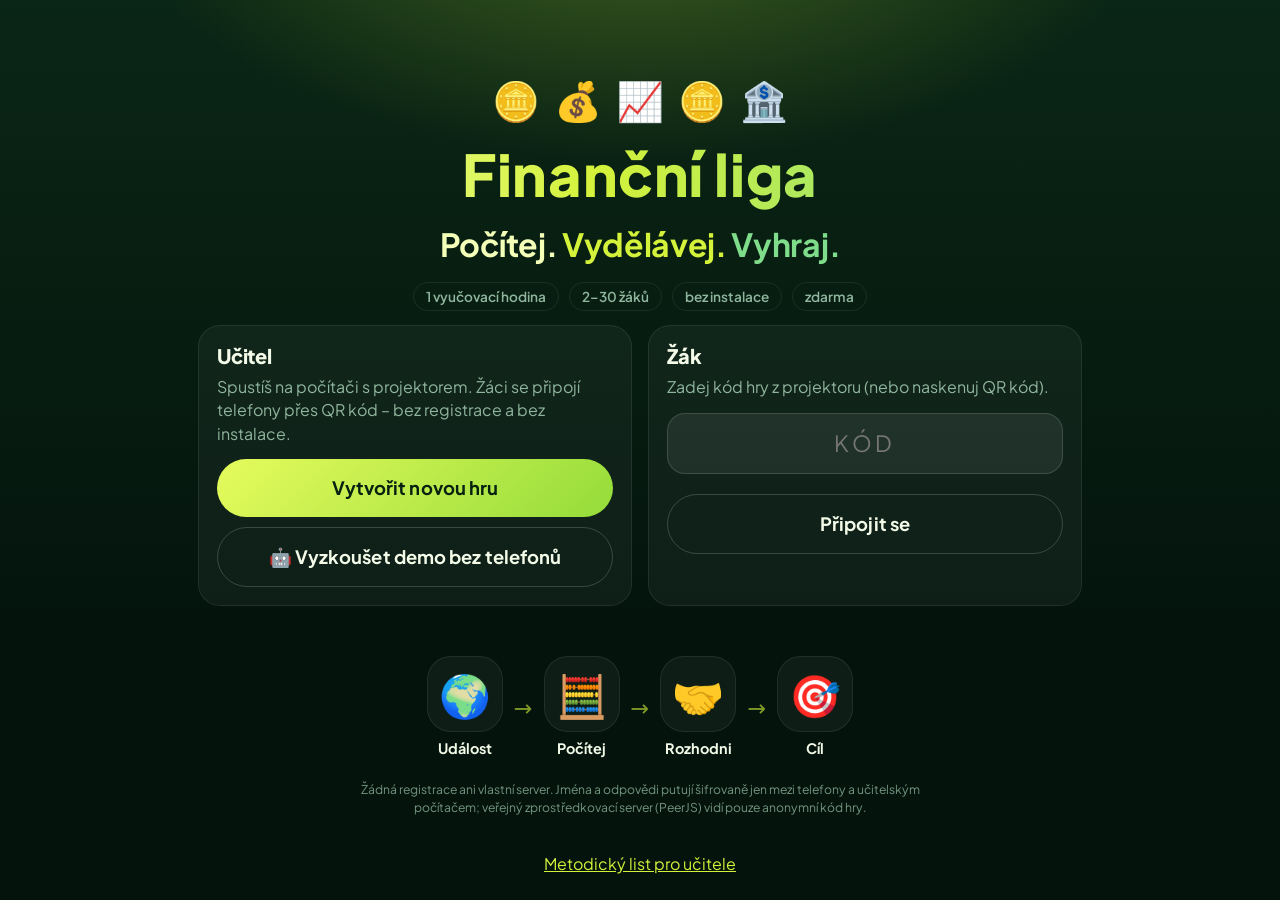
<file: index.html>
<!doctype html>
<html lang="cs">
<head>
<meta charset="utf-8">
<meta name="viewport" content="width=device-width, initial-scale=1, viewport-fit=cover">
<meta name="theme-color" content="#04140d">
<title>Finanční liga – hra o penězích a matematice</title>
<meta name="description" content="Týmová hra pro třídu: žáci si na mobilech vydělávají peníze řešením matematických příkladů a společně hospodaří.">
<meta property="og:type" content="website"><meta property="og:title" content="Finanční liga – matematika, která se vyplácí"><meta property="og:description" content="Týmová třídní hra: žáci si na mobilech vydělávají řešením matematických příkladů a hospodaří s inflací, úroky a daněmi."><meta property="og:image" content="og.png"><meta name="twitter:card" content="summary_large_image">
<link rel="manifest" href="manifest.webmanifest">
<link rel="icon" href="data:image/svg+xml,%3Csvg xmlns='http://www.w3.org/2000/svg' viewBox='0 0 100 100'%3E%3Ctext y='.9em' font-size='90'%3E💰%3C/text%3E%3C/svg%3E">
<link rel="stylesheet" href="lib/katex/katex.min.css">
<link rel="stylesheet" href="style.css">
</head>
<body>
<div id="app"></div>
<noscript>Tato hra potřebuje JavaScript.</noscript>
<script src="config.js"></script>
<script src="lib/peerjs.min.js"></script>
<script src="lib/qrcode.js"></script>
<script src="lib/katex/katex.min.js"></script>
<script src="mathfmt.js"></script>
<script src="tasks.js"></script>
<script src="engine.js"></script>
<script src="net.js"></script>
<script src="host.js"></script>
<script src="player.js"></script>
<script src="main.js"></script>
</body>
</html>
</file>
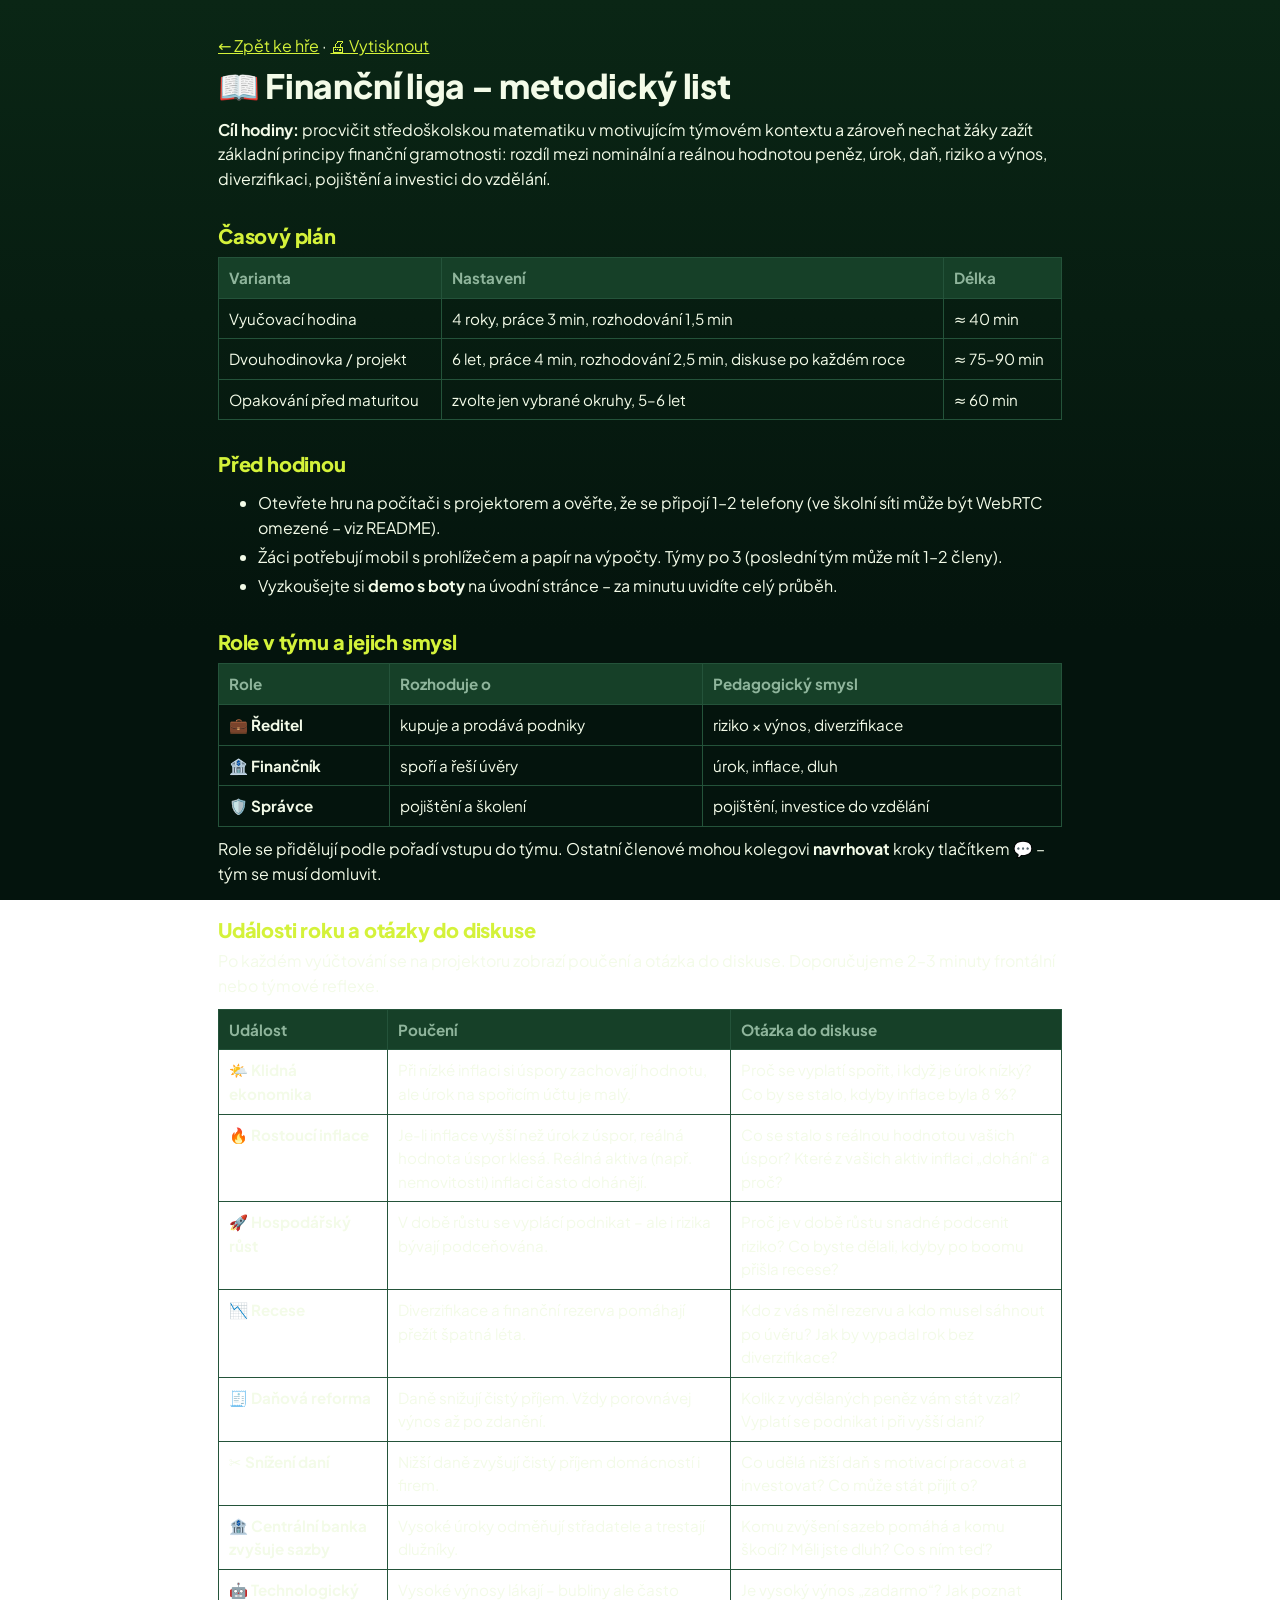
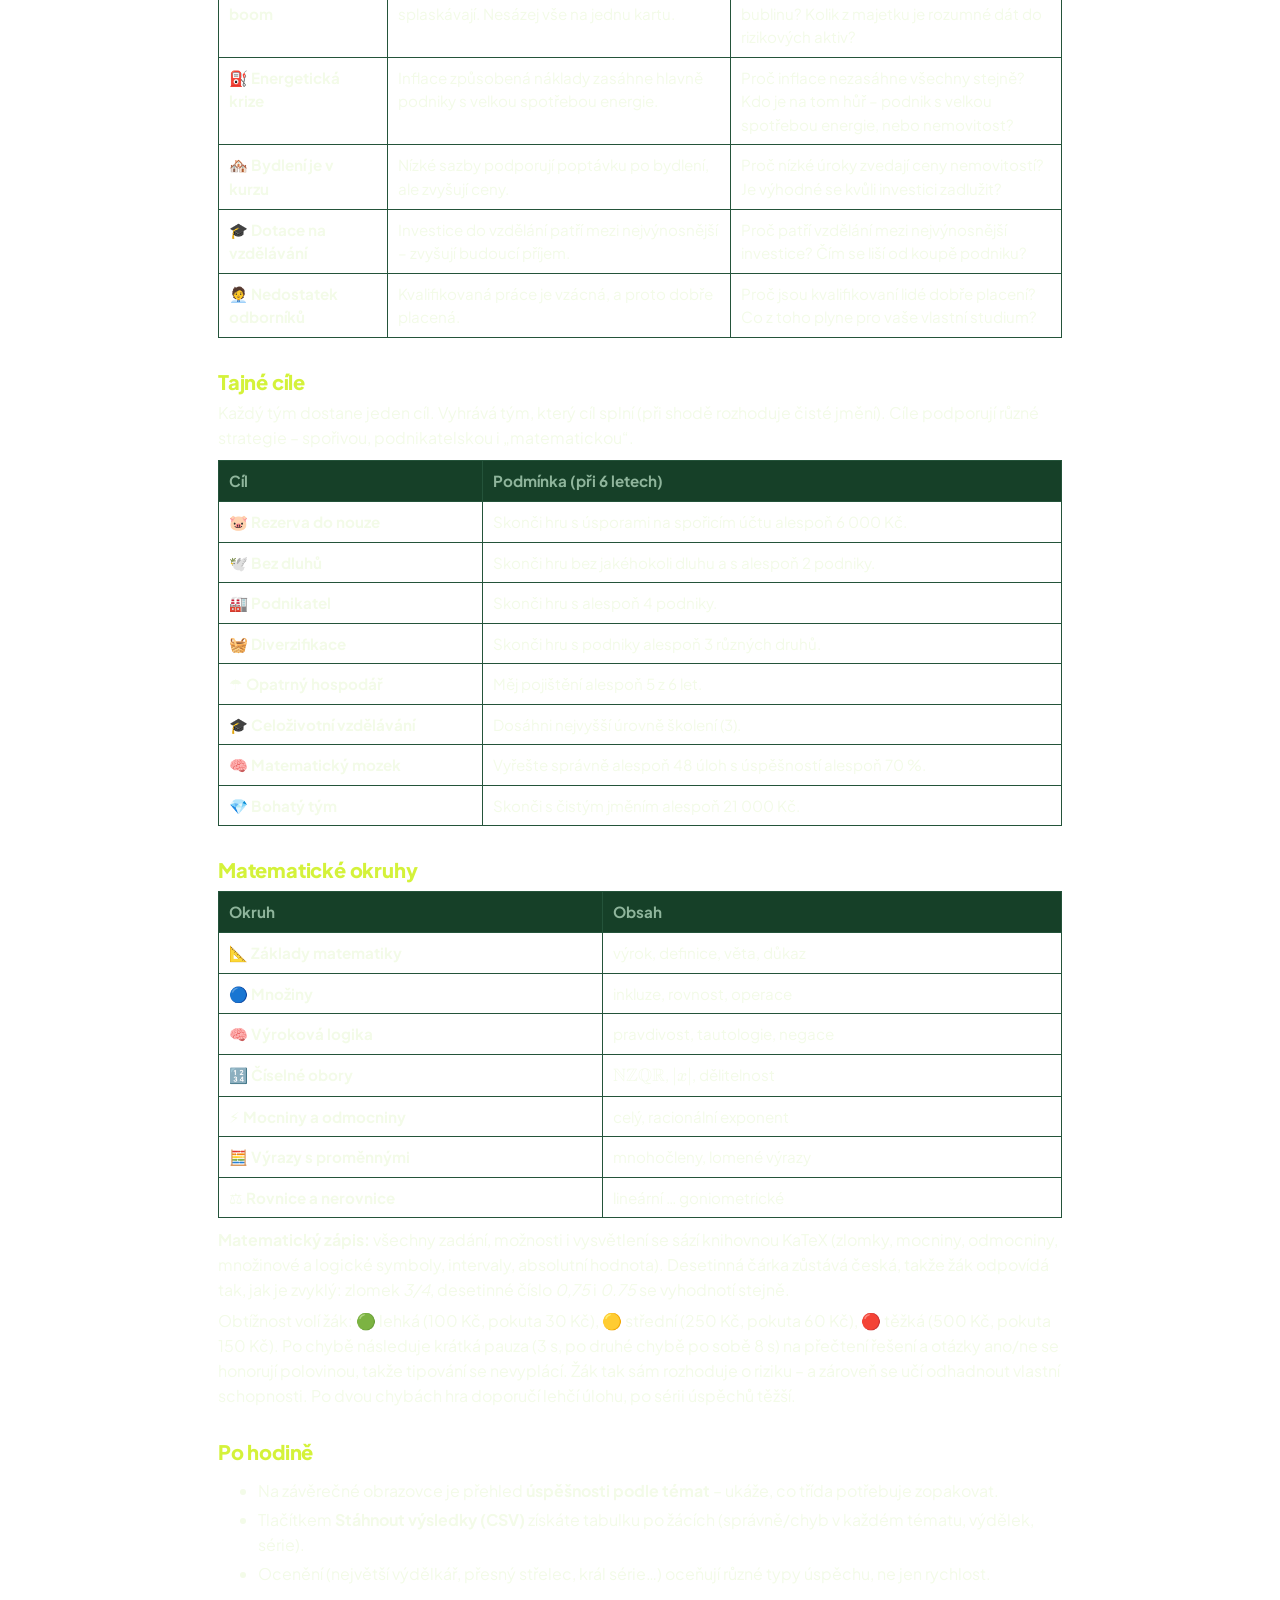
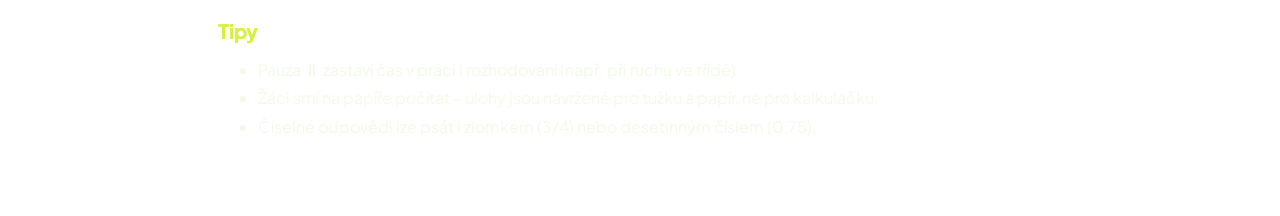
<file: metodika.html>
<!doctype html>
<html lang="cs"><head><meta charset="utf-8"><meta name="viewport" content="width=device-width,initial-scale=1">
<title>Finanční liga – metodický list</title><link rel="stylesheet" href="lib/katex/katex.min.css"><link rel="stylesheet" href="style.css"></head>
<body><div class="doc" id="doc">Načítám…</div>
<script src="lib/katex/katex.min.js"></script><script src="mathfmt.js"></script><script src="tasks.js"></script><script src="engine.js"></script>
<script>
const E=Engine,T=Tasks,kc=E.kc;
const S={settings:{years:6}};
const goals=E.GOALS.map(g=>`<tr><td>${g.emoji} <b>${g.name}</b></td><td>${g.desc(S)}</td></tr>`).join('');
document.getElementById('doc').innerHTML=`
<p class="noprint"><a href="./">← Zpět ke hře</a> · <a href="#" onclick="print();return false">🖨 Vytisknout</a></p>
<h1>📖 Finanční liga – metodický list</h1>
<p><b>Cíl hodiny:</b> procvičit středoškolskou matematiku v motivujícím týmovém kontextu a zároveň nechat žáky zažít základní principy finanční gramotnosti: rozdíl mezi nominální a reálnou hodnotou peněz, úrok, daň, riziko a výnos, diverzifikaci, pojištění a investici do vzdělání.</p>
<h2>Časový plán</h2>
<table><tr><th>Varianta</th><th>Nastavení</th><th>Délka</th></tr>
<tr><td>Vyučovací hodina</td><td>4 roky, práce 3 min, rozhodování 1,5 min</td><td>≈ 40 min</td></tr>
<tr><td>Dvouhodinovka / projekt</td><td>6 let, práce 4 min, rozhodování 2,5 min, diskuse po každém roce</td><td>≈ 75–90 min</td></tr>
<tr><td>Opakování před maturitou</td><td>zvolte jen vybrané okruhy, 5–6 let</td><td>≈ 60 min</td></tr></table>
<h2>Před hodinou</h2>
<ul><li>Otevřete hru na počítači s projektorem a ověřte, že se připojí 1–2 telefony (ve školní síti může být WebRTC omezené – viz README).</li>
<li>Žáci potřebují mobil s prohlížečem a papír na výpočty. Týmy po 3 (poslední tým může mít 1–2 členy).</li>
<li>Vyzkoušejte si <b>demo s boty</b> na úvodní stránce – za minutu uvidíte celý průběh.</li></ul>
<h2>Role v týmu a jejich smysl</h2>
<table><tr><th>Role</th><th>Rozhoduje o</th><th>Pedagogický smysl</th></tr>
${E.ROLES.map(r=>`<tr><td>${r.emoji} <b>${r.name}</b></td><td>${r.does}</td><td>${{ceo:'riziko × výnos, diverzifikace',cfo:'úrok, inflace, dluh',adm:'pojištění, investice do vzdělání'}[r.key]}</td></tr>`).join('')}</table>
<p>Role se přidělují podle pořadí vstupu do týmu. Ostatní členové mohou kolegovi <b>navrhovat</b> kroky tlačítkem 💬 – tým se musí domluvit.</p>
<h2>Události roku a otázky do diskuse</h2>
<p>Po každém vyúčtování se na projektoru zobrazí poučení a otázka do diskuse. Doporučujeme 2–3 minuty frontální nebo týmové reflexe.</p>
<table><tr><th>Událost</th><th>Poučení</th><th>Otázka do diskuse</th></tr>
${E.EVENTS.map(e=>{const q=E.DISC[e.id];return `<tr><td>${e.emoji} <b>${e.name}</b></td><td>${e.lesson}</td><td>${q}</td></tr>`}).join('')}</table>
<h2>Tajné cíle</h2>
<p>Každý tým dostane jeden cíl. Vyhrává tým, který cíl splní (při shodě rozhoduje čisté jmění). Cíle podporují různé strategie – spořivou, podnikatelskou i „matematickou“.</p>
<table><tr><th>Cíl</th><th>Podmínka (při 6 letech)</th></tr>${goals}</table>
<h2>Matematické okruhy</h2>
<table><tr><th>Okruh</th><th>Obsah</th></tr>${T.TOPICS.map(t=>`<tr><td>${t.emoji} <b>${t.name}</b></td><td>${Mathfmt.html(t.hint)}</td></tr>`).join('')}</table>
<p><b>Matematický zápis:</b> všechny zadání, možnosti i vysvětlení se sází knihovnou KaTeX (zlomky, mocniny, odmocniny, množinové a logické symboly, intervaly, absolutní hodnota). Desetinná čárka zůstává česká, takže žák odpovídá tak, jak je zvyklý: zlomek <i>3/4</i>, desetinné číslo <i>0,75</i> i <i>0.75</i> se vyhodnotí stejně.</p>
<p>Obtížnost volí žák: 🟢 lehká (100 Kč, pokuta 30 Kč), 🟡 střední (250 Kč, pokuta 60 Kč), 🔴 těžká (500 Kč, pokuta 150 Kč). Po chybě následuje krátká pauza (3 s, po druhé chybě po sobě 8 s) na přečtení řešení a otázky ano/ne se honorují polovinou, takže tipování se nevyplácí. Žák tak sám rozhoduje o riziku – a zároveň se učí odhadnout vlastní schopnosti. Po dvou chybách hra doporučí lehčí úlohu, po sérii úspěchů těžší.</p>
<h2>Po hodině</h2>
<ul><li>Na závěrečné obrazovce je přehled <b>úspěšnosti podle témat</b> – ukáže, co třída potřebuje zopakovat.</li>
<li>Tlačítkem <b>Stáhnout výsledky (CSV)</b> získáte tabulku po žácích (správně/chyb v každém tématu, výdělek, série).</li>
<li>Ocenění (největší výdělkář, přesný střelec, král série…) oceňují různé typy úspěchu, ne jen rychlost.</li></ul>
<h2>Tipy</h2>
<ul><li>Pauza ⏸ zastaví čas v práci i rozhodování (např. při ruchu ve třídě).</li>
<li>Žáci smí na papíře počítat – úlohy jsou navržené pro tužku a papír, ne pro kalkulačku.</li>
<li>Číselné odpovědi lze psát i zlomkem (3/4) nebo desetinným číslem (0,75).</li></ul>`;
</script></body></html>
</file>
<file: style.css>
@font-face { font-family: "Plus Jakarta Sans"; font-style: normal; font-weight: 200 800; font-display: swap; src: url(lib/fonts/plus-jakarta-sans-latin-ext-wght-normal.woff2) format("woff2"); unicode-range: U+0100-02BA, U+02BD-02C5, U+02C7-02CC, U+02CE-02D7, U+02DD-02FF, U+0304, U+0308, U+0329, U+1D00-1DBF, U+1E00-1E9F, U+1EF2-1EFF, U+2020, U+20A0-20AB, U+20AD-20C0, U+2113, U+2C60-2C7F, U+A720-A7FF; }
@font-face { font-family: "Plus Jakarta Sans"; font-style: normal; font-weight: 200 800; font-display: swap; src: url(lib/fonts/plus-jakarta-sans-latin-wght-normal.woff2) format("woff2"); unicode-range: U+0000-00FF, U+0131, U+0152-0153, U+02BB-02BC, U+02C6, U+02DA, U+02DC, U+0304, U+0308, U+0329, U+2000-206F, U+20AC, U+2122, U+2191, U+2193, U+2212, U+2215, U+FEFF, U+FFFD; }
/* Finanční liga – styl (tmavý, čitelný na projektoru i na mobilu) */
:root {
  --bg: #04140d; --bg2: #0a2418; --panel: #0f2e1f; --panel2: #164028; --line: #24533a;
  --tx: #f3fbe8; --mut: #8fb59c; --gold: #d4f23a; --gold2: #8fd43a; --green: #7ee05f; --red: #ff6f61; --blue: #4fd1b0;
  --r: 16px; --shadow: 0 8px 24px rgba(0, 0, 0, .35);
  font-family: "Plus Jakarta Sans", system-ui, -apple-system, "Segoe UI", Roboto, Arial, sans-serif;
}
* { box-sizing: border-box; -webkit-tap-highlight-color: transparent; }
html, body { margin: 0; min-height: 100%; background: radial-gradient(1200px 700px at 80% -10%, #3a6a14 0%, transparent 60%), radial-gradient(900px 600px at -10% 110%, #1d4a14 0%, transparent 55%), var(--bg); color: var(--tx); }
body { font-size: 16px; line-height: 1.4; }
h1, h2, h3 { margin: 0 0 .4em; line-height: 1.15; }
h2 { font-size: 1.3rem; } h3 { font-size: 1.05rem; color: var(--mut); text-transform: uppercase; letter-spacing: .06em; }
p { margin: .4em 0; }
b { font-weight: 700; }
.mut { color: var(--mut); } .small { font-size: .85rem; }
.okc { color: var(--green); } .noc { color: var(--red); }
button { font: inherit; color: inherit; cursor: pointer; }
.btn { background: linear-gradient(180deg, var(--gold), var(--gold2)); color: #06210f; border: 0; border-radius: 12px; padding: .7em 1.1em; font-weight: 800; box-shadow: 0 4px 0 #4f8a14, var(--shadow); transition: transform .08s; }
.btn:active { transform: translateY(2px); box-shadow: 0 2px 0 #4f8a14; }
.btn.big { font-size: 1.15rem; padding: .85em 1.4em; width: 100%; }
.btn.sm { padding: .45em .7em; font-size: .85rem; border-radius: 10px; box-shadow: 0 3px 0 #4f8a14; }
.btn.ghost { background: var(--panel2); color: var(--tx); box-shadow: 0 3px 0 rgba(0,0,0,.35); border: 1px solid var(--line); }
.btn.small { font-size: .8rem; padding: .4em .8em; }
.btn:disabled { opacity: .35; cursor: not-allowed; box-shadow: none; filter: grayscale(.6); }
.link { background: none; border: 0; color: var(--mut); text-decoration: underline; margin-top: 12px; padding: 6px; }
.row { display: flex; gap: 10px; flex-wrap: wrap; margin-top: 12px; } .row .btn.big { flex: 1; }
.card { background: linear-gradient(180deg, var(--panel), var(--bg2)); border: 1px solid var(--line); border-radius: var(--r); padding: 16px; margin: 12px 0; box-shadow: var(--shadow); }
.dot { display: inline-block; width: 9px; height: 9px; border-radius: 50%; background: #5f8a73; margin-right: 4px; } .dot.on { background: var(--green); box-shadow: 0 0 8px var(--green); }
.logo { font-size: 2rem; font-weight: 900; letter-spacing: .01em; background: linear-gradient(90deg, var(--gold), #ff7ac3); -webkit-background-clip: text; background-clip: text; color: transparent; }
.logo.big { font-size: clamp(2.4rem, 8vw, 4.2rem); } .logo.sm { font-size: 1.25rem; }
fr, .fr { display: inline-flex; flex-direction: column; vertical-align: middle; text-align: center; margin: 0 .15em; line-height: 1.15; }
.fr i { font-style: normal; border-bottom: 1.5px solid currentColor; padding: 0 .25em; }
.fr b { font-weight: inherit; padding: 0 .25em; }
sup { font-size: .72em; line-height: 0; }
.chips { display: flex; flex-wrap: wrap; gap: 6px; margin-top: 8px; }
.chip2 { background: var(--panel2); border: 1px solid var(--line); border-radius: 999px; padding: .2em .7em; font-size: .85rem; white-space: nowrap; }
.chip2.up { border-color: #2a7d3c; background: #14402c; color: #b6f5a0; } .chip2.down { border-color: #8a3128; background: #3a1b17; color: #ffc0b8; }
.spinner { width: 38px; height: 38px; border: 4px solid var(--line); border-top-color: var(--gold); border-radius: 50%; margin: 6px auto 10px; animation: sp 1s linear infinite; } @keyframes sp { to { transform: rotate(360deg); } }
.center-card { max-width: 640px; margin: 12vh auto; padding: 24px; text-align: center; }

/* ----- rozcestník ----- */
.landing { max-width: 920px; margin: 0 auto; padding: 8vh 18px 40px; text-align: center; }
.landing .lead { font-size: 1.15rem; color: var(--mut); max-width: 640px; margin: 10px auto 26px; }
.landing-grid { display: grid; grid-template-columns: repeat(auto-fit, minmax(280px, 1fr)); gap: 16px; text-align: left; }
.codein, .fld input { width: 100%; font: inherit; font-size: 1.4rem; padding: .6em .8em; border-radius: 12px; border: 2px solid var(--line); background: #06180f; color: var(--tx); text-align: center; letter-spacing: .15em; text-transform: uppercase; margin: 8px 0 12px; }
.fld input { text-align: left; letter-spacing: 0; text-transform: none; font-size: 1.1rem; margin-bottom: 4px; }
.fld { display: block; margin: 10px 0; color: var(--mut); font-size: .9rem; }
.feat { list-style: none; padding: 0; margin: 28px 0 0; display: flex; flex-wrap: wrap; gap: 10px; justify-content: center; } .feat li { background: var(--panel); border: 1px solid var(--line); border-radius: 999px; padding: .4em 1em; }
.codebig { background: var(--panel2); border: 1px dashed var(--gold); border-radius: 10px; padding: 0 .4em; letter-spacing: .12em; color: var(--gold); }

/* ----- telefon ----- */
.phone { max-width: 560px; margin: 0 auto; padding: 0 12px calc(86px + env(safe-area-inset-bottom)); }
.phone.center { padding-top: 10vh; text-align: center; }
.ph-top { position: sticky; top: 0; z-index: 5; display: flex; justify-content: space-between; align-items: center; gap: 8px; padding: 12px 14px; margin: 0 -12px; background: color-mix(in srgb, var(--c, #2d6b3f) 35%, var(--bg)); border-bottom: 3px solid var(--c, #2d6b3f); backdrop-filter: blur(8px); }
.ph-team { font-size: 1.05rem; overflow: hidden; text-overflow: ellipsis; white-space: nowrap; } .ph-money { font-weight: 900; font-size: 1.15rem; color: var(--gold); white-space: nowrap; }
.ph-sub { display: flex; justify-content: space-between; color: var(--mut); font-size: .85rem; padding: 6px 2px 0; }
.ph-timer { font-weight: 800; font-variant-numeric: tabular-nums; } .ph-timer.warn, #h-timer.warn { color: var(--red); animation: pulse 1s infinite; } @keyframes pulse { 50% { opacity: .5; } }
.banner { background: #4a1d2a; border: 1px solid var(--red); color: #ffd9d3; border-radius: 12px; padding: 8px 12px; margin: 10px 0 0; font-size: .9rem; }
#ph-tabs { position: fixed; left: 0; right: 0; bottom: 0; display: flex; background: rgba(4, 20, 13, .96); border-top: 1px solid var(--line); padding-bottom: env(safe-area-inset-bottom); z-index: 9; }
#ph-tabs button { flex: 1; background: none; border: 0; padding: 10px 0 8px; color: var(--mut); font-size: .8rem; } #ph-tabs button span { display: block; font-size: 1.4rem; } #ph-tabs button.on { color: var(--gold); }
.toast { position: fixed; left: 50%; bottom: calc(96px + env(safe-area-inset-bottom)); transform: translateX(-50%); max-width: 92vw; padding: .7em 1.1em; border-radius: 12px; font-weight: 700; z-index: 99; transition: opacity .3s; box-shadow: var(--shadow); text-align: center; } .toast.ok { background: #14573f; border: 1px solid var(--green); } .toast.bad { background: #5a1c29; border: 1px solid var(--red); }
.ev { text-align: center; background: linear-gradient(160deg, #1f5233, #1d4a14); } .ev .ev-ic { font-size: 3.4rem; } .ev-k { color: var(--gold); font-weight: 800; text-transform: uppercase; letter-spacing: .08em; font-size: .8rem; }
.ev .chips { justify-content: center; } .ev.compact { padding: 10px 12px; text-align: left; } .ev.compact .ev-k { font-size: .95rem; text-transform: none; letter-spacing: 0; }
.role { display: flex; gap: 12px; align-items: center; } .role-ic { font-size: 2.2rem; }
.diffs { display: grid; gap: 10px; margin: 12px 0; }
.diff { display: grid; grid-template-columns: 1fr auto; grid-template-areas: "n r" "p p"; align-items: center; text-align: left; border: 2px solid var(--line); background: var(--panel2); border-radius: 14px; padding: 12px 14px; } .diff .dn { grid-area: n; font-weight: 800; font-size: 1.1rem; } .diff .dr { grid-area: r; font-weight: 900; color: var(--gold); font-size: 1.2rem; } .diff .dp { grid-area: p; color: var(--mut); font-size: .8rem; }
.diff.d1 { border-color: #2a7d3c; } .diff.d2 { border-color: #5f8a1a; } .diff.d3 { border-color: #9a3328; } .diff.last { outline: 2px solid var(--blue); }
.diff:active { transform: scale(.98); }
.mini { color: var(--mut); font-size: .85rem; text-align: center; margin-top: 8px; }
.tk-h { display: flex; justify-content: space-between; align-items: center; margin-bottom: 10px; gap: 6px; }
.dchip { font-weight: 800; border-radius: 999px; padding: .2em .8em; font-size: .9rem; border: 1px solid var(--line); } .dchip.d1 { background: #14402c; } .dchip.d2 { background: #3b3410; } .dchip.d3 { background: #3a1b17; }
.q { font-size: 1.25rem; line-height: 1.7; padding: 6px 2px 14px; word-break: break-word; }
.choices { display: grid; gap: 10px; }
.choice { display: flex; gap: 12px; align-items: center; text-align: left; background: var(--panel2); border: 2px solid var(--line); border-radius: 14px; padding: 12px 14px; font-size: 1.1rem; min-height: 54px; }
.choice .ci { flex: none; width: 30px; height: 30px; border-radius: 50%; background: var(--bg); display: grid; place-items: center; font-weight: 800; color: var(--gold); } .choice .ct { flex: 1; word-break: break-word; }
.choice:active, .choice.picked { border-color: var(--gold); background: #2c3568; } .choice:disabled { opacity: .7; }
.numans input { width: 100%; font-size: 1.5rem; padding: .6em .8em; border-radius: 12px; border: 2px solid var(--line); background: #06180f; color: var(--tx); }
.keys { display: flex; gap: 8px; margin: 8px 0 12px; } .keys button { flex: 1; background: var(--panel2); border: 1px solid var(--line); border-radius: 10px; padding: .6em; font-size: 1.2rem; }
.res.ok { border-color: var(--green); background: linear-gradient(180deg, #11402f, var(--bg2)); } .res.bad { border-color: var(--red); background: linear-gradient(180deg, #4a1722, var(--bg2)); }
.res-h { font-size: 1.6rem; font-weight: 900; } .res-m { font-size: 1.5rem; font-weight: 900; color: var(--gold); margin: 4px 0 8px; } .bonus { font-size: .9rem; color: #c9ee6b; }
.qecho { background: rgba(0,0,0,.25); border-radius: 10px; padding: 6px 10px; margin: 6px 0; color: #d4e8cc; font-size: .95rem; line-height: 1.6; }
.correct { margin: 8px 0; } .expl { background: rgba(255, 255, 255, .06); border-radius: 10px; padding: 8px 10px; margin: 8px 0; color: #d9efd0; font-size: .95rem; } .streak { color: #c9ee6b; margin: 6px 0 12px; font-weight: 700; }
.sec-h { display: flex; justify-content: space-between; align-items: center; font-weight: 800; font-size: 1.05rem; margin-bottom: 8px; gap: 6px; flex-wrap: wrap; }
.you { font-size: .75rem; background: var(--gold); color: #06210f; border-radius: 999px; padding: .1em .7em; font-weight: 800; } .lockd { font-size: .75rem; color: var(--mut); background: var(--panel2); border-radius: 999px; padding: .1em .7em; }
.arow, .srow { display: flex; gap: 10px; align-items: center; padding: 10px 0; border-top: 1px solid var(--line); } .arow:first-of-type { border-top: 0; }
.srow { justify-content: space-between; } .ai { font-size: 1.8rem; } .ab { flex: 1; } .aa { display: grid; gap: 6px; } .aa .btn { min-width: 86px; }
.btns { display: flex; flex-wrap: wrap; gap: 6px; padding-bottom: 8px; }
.cash { position: sticky; top: 64px; z-index: 3; text-align: center; font-size: 1.05rem; padding: 10px; }
.ledger .ln { display: flex; justify-content: space-between; gap: 10px; padding: 7px 0; border-bottom: 1px dashed var(--line); } .ln small { display: block; color: var(--mut); font-size: .75rem; } .ln.in b { color: var(--green); } .ln.out b { color: var(--red); } .ln.info { color: var(--mut); } .ln.ok b { color: var(--green); }
.netline { display: grid; grid-template-columns: 1fr auto; gap: 2px 10px; margin-top: 12px; padding: 12px; border-radius: 12px; background: var(--panel2); } .netline em { grid-column: 1 / -1; font-style: normal; font-weight: 900; font-size: 1.4rem; } .netline.up em { color: var(--green); } .netline.down em { color: var(--red); }
.lesson { background: linear-gradient(180deg, #2a2d62, #1d2150); border-color: #4650a8; }
.brow { display: grid; grid-template-columns: 34px 1fr auto; gap: 8px; padding: 8px 6px; border-radius: 10px; align-items: center; } .brow.me { background: rgba(212, 242, 58, .13); outline: 1px solid var(--gold); } .brow small { display: block; color: var(--mut); font-size: .75rem; }
.big-e { font-size: 3.4rem; text-align: center; } .final-me { text-align: center; } .final-me.ok { border-color: var(--green); }
.goal { text-align: center; } .goal.ok { border-color: var(--green); } .secret { color: var(--red); font-weight: 800; font-size: .8rem; letter-spacing: .05em; } .gp { margin: 10px 0; padding: 10px; border-radius: 10px; background: var(--panel2); }
.bigno { font-size: 2.4rem; font-weight: 900; color: var(--gold); } .kv > div { display: flex; justify-content: space-between; padding: 7px 0; border-bottom: 1px dashed var(--line); } .hist { display: flex; gap: 6px; flex-wrap: wrap; margin-top: 10px; } .hist div { background: var(--panel2); border-radius: 8px; padding: 4px 8px; font-size: .8rem; display: grid; }
.mrow { padding: 6px 0; display: flex; gap: 8px; align-items: center; }
.lteam { border: 1px solid var(--line); border-left: 6px solid var(--c, #666); background: var(--panel2); border-radius: 12px; padding: 10px 12px; margin: 10px 0; } .lteam .lt-h { display: flex; gap: 8px; align-items: center; font-size: 1.05rem; } .lteam .lt-h .mut { margin-left: auto; }
.lteam .btn { margin-top: 8px; } .emojis { display: grid; grid-template-columns: repeat(6, 1fr); gap: 6px; margin-top: 6px; } .em { font-size: 1.6rem; background: var(--panel2); border: 2px solid var(--line); border-radius: 10px; padding: 4px 0; } .em.sel { border-color: var(--gold); background: #2f4a12; }
.empty { color: var(--mut); text-align: center; padding: 14px; }

/* ----- učitel / projektor ----- */
.lobby { display: grid; grid-template-columns: minmax(300px, 420px) 1fr; gap: 24px; max-width: 1400px; margin: 0 auto; padding: 24px; min-height: 100vh; }
.lobby-left { text-align: center; } .tagline { color: var(--mut); margin: 6px 0 16px; }
.qrbox { background: var(--panel); border: 1px solid var(--line); border-radius: 20px; padding: 18px; } .qr { width: min(100%, 320px); margin: 0 auto; border-radius: 12px; overflow: hidden; background: #fff; } .qr svg { display: block; width: 100%; height: auto; }
.code-label { color: var(--mut); margin-top: 12px; text-transform: uppercase; letter-spacing: .1em; font-size: .8rem; } .code { font-size: clamp(2.4rem, 5vw, 3.6rem); font-weight: 900; letter-spacing: .18em; color: var(--gold); } .joinurl { color: var(--mut); font-size: .8rem; word-break: break-all; }
.howto { text-align: left; color: var(--mut); padding-left: 1.2em; } .howto li { margin: 8px 0; } .status { margin-top: 10px; padding: 8px 12px; background: #4a3a1d; border: 1px solid var(--gold2); border-radius: 10px; display: none; }
.panel { background: linear-gradient(180deg, var(--panel), var(--bg2)); border: 1px solid var(--line); border-radius: 18px; padding: 18px; margin-bottom: 16px; } .lobby-right { display: flex; flex-direction: column; } .panel.grow { flex: 1; }
.settings { display: grid; grid-template-columns: repeat(auto-fit, minmax(150px, 1fr)); gap: 10px; } .settings label { display: grid; gap: 4px; color: var(--mut); font-size: .85rem; }
select { font: inherit; padding: .5em; border-radius: 10px; border: 1px solid var(--line); background: #06180f; color: var(--tx); }
.topics { display: flex; flex-wrap: wrap; gap: 8px; margin-top: 12px; } .chip { cursor: pointer; } .chip input { display: none; } .chip span { display: inline-block; padding: .35em .9em; border-radius: 999px; border: 1px solid var(--line); background: var(--panel2); color: var(--mut); } .chip input:checked + span { background: #2f4a12; border-color: var(--gold); color: var(--tx); }
.count { font-size: .8rem; color: var(--mut); text-transform: none; letter-spacing: 0; }
.lobby-teams { display: grid; grid-template-columns: repeat(auto-fill, minmax(210px, 1fr)); gap: 10px; }
.lobby-teams .lteam { margin: 0; } .lt-m { padding: 3px 0; display: flex; gap: 4px; align-items: center; } .lt-m .x { margin-left: auto; background: none; border: 0; color: var(--mut); } .lt-free { color: var(--mut); font-size: .8rem; margin-top: 4px; } .lteam.free { border-left-color: #666; opacity: .85; }
.host { min-height: 100vh; display: flex; flex-direction: column; font-size: clamp(14px, 1.15vw, 20px); }
.h-head { display: grid; grid-template-columns: 1fr auto 1fr; align-items: center; gap: 12px; padding: 12px 22px; background: rgba(4, 20, 13, .85); border-bottom: 1px solid var(--line); position: sticky; top: 0; z-index: 5; backdrop-filter: blur(8px); }
.h-l { display: flex; gap: 12px; align-items: center; } .code-chip { background: var(--panel2); border: 1px solid var(--line); border-radius: 999px; padding: .3em .9em; font-weight: 800; letter-spacing: .1em; color: var(--gold); }
.h-c { text-align: center; } .years { display: flex; gap: 6px; justify-content: center; margin-bottom: 4px; } .years i { width: 26px; height: 8px; border-radius: 5px; background: var(--line); } .years i.done { background: var(--green); } .years i.cur { background: var(--gold); box-shadow: 0 0 10px var(--gold); }
.phase { font-weight: 800; font-size: 1.25em; } .h-r { text-align: right; display: flex; gap: 18px; justify-content: flex-end; align-items: center; } .timer { font-size: 2.2em; font-weight: 900; font-variant-numeric: tabular-nums; color: var(--gold); } .online.warn { color: var(--gold2); }
.h-main { flex: 1; padding: 18px 22px 110px; max-width: 1700px; width: 100%; margin: 0 auto; }
.h-foot { position: fixed; bottom: 0; left: 0; right: 0; display: flex; gap: 12px; justify-content: center; padding: 12px; background: linear-gradient(0deg, var(--bg) 60%, transparent); z-index: 6; } .h-foot .btn.big { width: auto; min-width: 280px; }
.evcard { display: flex; gap: 22px; align-items: center; background: linear-gradient(135deg, #1f5233, #1d4a14); border: 1px solid #5560c0; border-radius: 22px; padding: 22px 28px; margin-bottom: 18px; box-shadow: var(--shadow); } .evcard .ev-ic { font-size: 5.5em; } .evcard h2 { font-size: 2.2em; margin: .1em 0; } .evcard p { font-size: 1.2em; margin: .2em 0 .4em; color: #d4e8cc; }
.evcard.compact { padding: 10px 18px; gap: 14px; } .evcard.compact .ev-ic { font-size: 2.6em; } .evcard.compact h2 { font-size: 1.4em; } .evcard.compact p { display: none; } .evcard.compact .ev-k { display: none; }
.evcard .chip2 { font-size: .95em; } .lesson { font-size: 1.05em; padding: 12px 16px; border-radius: 14px; } .evcard .lesson { margin-top: 12px; } .lesson.big { margin-top: 16px; }
.hint-bar { background: var(--panel); border: 1px dashed var(--line); border-radius: 14px; padding: 10px 16px; margin-bottom: 16px; color: var(--mut); text-align: center; } .hint-bar.big { font-size: 1.35em; color: var(--tx); border-color: var(--gold); }
.grid { display: grid; grid-template-columns: repeat(auto-fill, minmax(280px, 1fr)); gap: 14px; }
.tcard { background: linear-gradient(180deg, var(--panel), var(--bg2)); border: 1px solid var(--line); border-top: 6px solid var(--c); border-radius: 16px; padding: 14px 16px; box-shadow: var(--shadow); }
.th { display: flex; gap: 10px; align-items: center; } .te { font-size: 2.2em; } .tn { flex: 1; min-width: 0; } .tn b { font-size: 1.2em; } .mems { color: var(--mut); font-size: .8em; display: flex; flex-wrap: wrap; gap: 2px 10px; } .mem .dot { width: 7px; height: 7px; } .rank { font-weight: 900; font-size: 1.4em; color: var(--gold); }
.tnet { display: flex; justify-content: space-between; align-items: baseline; margin-top: 8px; color: var(--mut); font-size: .85em; } .tnet b { font-size: 1.7em; color: var(--gold); }
.bar { height: 8px; border-radius: 6px; background: var(--bg); overflow: hidden; margin: 4px 0 8px; } .bar i { display: block; height: 100%; background: linear-gradient(90deg, var(--c), var(--gold)); transition: width .6s; }
.tstats { display: flex; justify-content: space-between; gap: 6px; font-size: .85em; white-space: nowrap; } .tstats span { opacity: .8; margin-right: 3px; } .tstats .neg { color: var(--red); }
.tassets { margin-top: 8px; font-size: 1.3em; display: flex; flex-wrap: wrap; gap: 6px; align-items: center; min-height: 1.6em; } .tassets .mut { font-size: .6em; } .bd { background: var(--panel2); border-radius: 8px; padding: 0 .4em; font-size: .75em; }
.work-line { display: flex; gap: 14px; margin-top: 8px; font-weight: 800; } .work-line .earn { margin-left: auto; color: var(--green); }
.delta { margin-top: 8px; font-weight: 900; font-size: 1.5em; } .delta.up { color: var(--green); } .delta.down { color: var(--red); } .loc { margin-top: 6px; padding: 5px 10px; border-radius: 10px; font-size: .9em; background: #3a1b17; } .loc.gain { background: #14402c; } .loc.safe { background: #12402f; }
.final { max-width: 1100px; margin: 0 auto; } .final h1 { font-size: 2.6em; text-align: center; } .sub { text-align: center; color: var(--mut); margin-bottom: 18px; }
.frow { display: grid; grid-template-columns: 70px 1.2fr 2fr 1fr; gap: 16px; align-items: center; background: linear-gradient(180deg, var(--panel), var(--bg2)); border: 1px solid var(--line); border-left: 8px solid var(--c); border-radius: 16px; padding: 14px 18px; margin-bottom: 12px; } .frow.met { box-shadow: 0 0 0 2px var(--green) inset; }
.fr-rank { font-size: 2.4em; text-align: center; } .fr-team { display: flex; gap: 10px; align-items: center; } .fr-goal .ok { color: var(--green); font-weight: 800; } .fr-goal .no { color: var(--red); font-weight: 800; } .fr-net { text-align: right; display: grid; } .fr-net b { font-size: 1.6em; color: var(--gold); }
.overlay { position: fixed; inset: 0; background: rgba(2, 12, 7, .88); display: grid; place-items: center; z-index: 50; } .ov-card { text-align: center; max-width: 520px; } .ov-card .btn { margin-top: 16px; }

@media (max-width: 900px) { .lobby { grid-template-columns: 1fr; } .frow { grid-template-columns: 50px 1fr; } .fr-goal, .fr-net { grid-column: 1 / -1; text-align: left; } .h-head { grid-template-columns: 1fr; text-align: center; } .h-l, .h-r { justify-content: center; } .evcard { flex-direction: column; text-align: center; } }
@media (prefers-reduced-motion: reduce) { * { animation: none !important; transition: none !important; } }

/* ----- vylepšení ----- */
.sugg { background: var(--panel2); border: 1px solid var(--line); border-radius: 999px; padding: 2px 8px; font-size: .8rem; margin-left: 4px; } .sugg.on { border-color: var(--gold); background: #2f4a12; }
.tip { background: #12402f; border: 1px solid var(--blue); border-radius: 10px; padding: 8px 10px; margin: 8px 0; } .tipc { font-size: .9rem; color: var(--mut); padding: 10px 12px; }
.lg { padding: 3px 0; color: #d9efd0; font-size: .9rem; } .center-t { text-align: center; }
.res.ok { animation: pop .35s ease-out; } @keyframes pop { 0% { transform: scale(.94); } 60% { transform: scale(1.03); } 100% { transform: scale(1); } }
.res.ok .res-m { animation: coin .8s ease-out; } @keyframes coin { 0% { transform: translateY(14px); opacity: 0; } 100% { transform: none; opacity: 1; } }
.sech { margin-top: 26px; text-align: center; } .center { text-align: center; justify-content: center; }
.awards { display: grid; grid-template-columns: repeat(auto-fit, minmax(230px, 1fr)); gap: 10px; } .award { display: flex; gap: 12px; align-items: center; background: linear-gradient(180deg, var(--panel), var(--bg2)); border: 1px solid var(--gold); border-radius: 14px; padding: 12px 14px; } .ae { font-size: 2.2em; }
.topicrep { display: grid; gap: 6px; max-width: 900px; margin: 10px auto; } .tr { display: grid; grid-template-columns: minmax(150px, 1.2fr) 2fr 64px 70px; white-space: nowrap; gap: 10px; align-items: center; } .phone .tr { grid-template-columns: 1fr 1fr 54px; white-space: normal; font-size: .85rem; } .phone .tr .mut { display: none; } .tbar { height: 12px; border-radius: 8px; background: var(--bg); overflow: hidden; } .tbar i { display: block; height: 100%; border-radius: 8px; }
.lesson.disc { margin-top: 10px; background: linear-gradient(180deg, #3a2a5e, #2a1d4e); border-color: #6bcf8a; }

.landing .btn + .btn { margin-top: 10px; } .lh { margin: 44px 0 14px; font-size: 1.6rem; }
.steps { display: grid; grid-template-columns: repeat(auto-fit, minmax(210px, 1fr)); gap: 12px; text-align: left; } .step { display: flex; gap: 12px; background: var(--panel); border: 1px solid var(--line); border-radius: 16px; padding: 14px; } .step > b { flex: none; width: 34px; height: 34px; border-radius: 50%; background: var(--gold); color: #06210f; display: grid; place-items: center; font-size: 1.1rem; } .step h4, .why h4 { margin: 2px 0 4px; font-size: 1.05rem; } .step span { color: var(--mut); font-size: .92rem; }
.why { display: grid; grid-template-columns: repeat(auto-fit, minmax(230px, 1fr)); gap: 12px; text-align: left; } .why .card { margin: 0; }
.foot { margin-top: 36px; color: var(--mut); } .foot a { color: var(--gold); }
.doc { max-width: 880px; margin: 0 auto; padding: 28px 18px 60px; line-height: 1.55; } .doc h1 { font-size: 2.1rem; } .doc h2 { margin-top: 1.6em; color: var(--gold); } .doc table { width: 100%; border-collapse: collapse; margin: 10px 0; font-size: .95rem; } .doc th, .doc td { border: 1px solid var(--line); padding: 8px 10px; text-align: left; vertical-align: top; } .doc th { background: var(--panel2); } .doc a { color: var(--gold); } .doc li { margin: 4px 0; }
@media print { body { background: #fff; color: #000; } .doc h2 { color: #000; } .doc th { background: #eee; } .doc th, .doc td { border-color: #999; } .noprint { display: none; } }

/* ----- UX / UI revize ----- */
.phone .btn.sm, .phone .sugg { min-height: 44px; } .sugg { min-width: 44px; }
.phone .keys button { min-height: 48px; }
:focus-visible { outline: 3px solid var(--blue); outline-offset: 2px; }
.btn:focus-visible { outline-color: #fff; }
.host { font-size: clamp(15px, 1.25vw, 22px); } .tstats { font-size: .95em; } .mems { font-size: .9em; }
.flash-up { animation: fup .9s; } .flash-down { animation: fdown .9s; } @keyframes fup { 0% { color: #fff; text-shadow: 0 0 14px var(--green); transform: scale(1.18); } 100% { transform: none; } } @keyframes fdown { 0% { color: var(--red); transform: scale(1.12); } 100% { transform: none; } }
.help { border-color: var(--blue); background: linear-gradient(180deg, #12402f, var(--bg2)); } .help p { margin: 6px 0 10px; }
.act { display: flex; flex-wrap: wrap; gap: 4px 12px; margin-top: 6px; font-size: .9em; color: var(--mut); } .act b { color: var(--tx); } .act .idle { color: var(--gold2); }
.ready { margin-top: 8px; font-weight: 800; color: var(--mut); } .ready.yes { color: var(--green); }
.btn:disabled { opacity: .45; }
@media (prefers-contrast: more) { :root { --mut: #d4e8cc; --line: #4f8a63; } }

/* ----- 4. kolo ----- */
.facts { list-style: none; display: flex; flex-wrap: wrap; gap: 8px 10px; justify-content: center; padding: 0; margin: 14px 0 0; } .facts li { background: var(--panel); border: 1px solid var(--line); border-radius: 999px; padding: 6px 14px; font-size: .92rem; font-weight: 700; }
.why { grid-template-columns: repeat(2, 1fr); } @media (max-width: 640px) { .why { grid-template-columns: 1fr; } }
.rank { margin: 0 0 10px; padding: 8px 12px; border-radius: 12px; background: var(--panel); border: 1px solid var(--line); font-size: .92rem; color: var(--mut); } .rank b { color: var(--tx); } .rank.first { border-color: var(--gold); } .rank.first b { color: var(--gold); }

/* =====  4. kolo – vizuál „zelená fintech“ (tmavě zelená, limetka, sklo, velké zaoblení)  ===== */
:root { --r: 26px; --lime: #d4f23a; --lime2: #8fd43a; --glass: linear-gradient(160deg, rgba(255,255,255,.11), rgba(255,255,255,.035)); --glass-line: rgba(255,255,255,.11); }
html, body { background: radial-gradient(900px 520px at 50% -10%, rgba(178,216,48,.50), transparent 62%), radial-gradient(700px 520px at 105% 45%, rgba(46,128,60,.34), transparent 60%), radial-gradient(600px 500px at -10% 90%, rgba(20,92,48,.45), transparent 60%), linear-gradient(180deg, #0c2e18 0%, #04140d 62%) fixed; }
h1, h2, h3, .code, .ph-money, .q { letter-spacing: -.01em; }
h3 { color: var(--mut); font-size: .8rem; font-weight: 700; }
.card, .tcard, .step, .why .card, .rank, .facts li, .arow { background: var(--glass); border: 1px solid var(--glass-line); box-shadow: 0 12px 32px rgba(0,0,0,.32), inset 0 1px 0 rgba(255,255,255,.07); -webkit-backdrop-filter: blur(14px); backdrop-filter: blur(14px); }
.btn { background: linear-gradient(135deg, #e6fb5c, #94dc3a); color: #06210f; border-radius: 999px; box-shadow: 0 10px 24px rgba(170,216,40,.28); font-weight: 800; letter-spacing: .005em; }
.btn:active { transform: scale(.97); box-shadow: 0 4px 12px rgba(170,216,40,.25); }
.btn.sm { border-radius: 999px; box-shadow: 0 6px 14px rgba(170,216,40,.22); }
.btn.ghost { background: rgba(255,255,255,.08); color: var(--tx); border: 1px solid rgba(255,255,255,.16); box-shadow: none; }
.btn:disabled { box-shadow: none; }
input, select, textarea, .codein { background: rgba(255,255,255,.07); border: 1px solid rgba(255,255,255,.14); border-radius: 18px; color: var(--tx); }
input:focus, select:focus { border-color: var(--lime); outline: none; box-shadow: 0 0 0 3px rgba(212,242,58,.22); }
.chip2, .dchip, .code-chip, .step > b { border-radius: 999px; }
.choice { background: var(--glass); border: 1px solid var(--glass-line); border-radius: 20px; }
.choice:active, .choice:hover { border-color: var(--lime); background: rgba(212,242,58,.10); }
.choice .ci { background: rgba(212,242,58,.16); color: var(--lime); }
.diff { background: var(--glass); border: 1px solid var(--glass-line); border-radius: 22px; }
.diff.last, .diff:hover { border-color: var(--lime); }
.ph-top { border-radius: 0 0 28px 28px; background: linear-gradient(160deg, rgba(255,255,255,.12), rgba(255,255,255,.03)), color-mix(in srgb, var(--c, #2d6b3f) 14%, #082016); border-bottom: 3px solid var(--c, var(--lime)); -webkit-backdrop-filter: blur(14px); backdrop-filter: blur(14px); box-shadow: 0 10px 28px rgba(0,0,0,.35); }
.ph-money { color: var(--lime); font-size: 1.3rem; }
#ph-tabs, .ph-tabs { background: rgba(8,30,18,.78); -webkit-backdrop-filter: blur(18px); backdrop-filter: blur(18px); border-top: 1px solid var(--glass-line); }
.tab.on, .tab.active { color: var(--lime); }
.big-money, .net, .tnet { color: var(--lime); }
table th { color: var(--mut); }
progress, .bar > i, .fill { border-radius: 999px; }

.logo { background: linear-gradient(90deg, #f4ffb8, var(--lime) 45%, #7fdc8a); -webkit-background-clip: text; background-clip: text; color: transparent; }
.step h4, .why h4 { color: var(--tx); }
.step span, .why .mut { color: var(--mut); }
.cash { background: linear-gradient(160deg, #1d4a2a, #0c2a1a); -webkit-backdrop-filter: none; backdrop-filter: none; border-radius: 999px; padding: 8px 14px; font-size: .98rem; }
.sugg { background: rgba(255,255,255,.07); border: 1px solid rgba(212,242,58,.28); color: var(--tx); border-radius: 999px; padding: 2px 10px; } .sugg.on { border-color: var(--lime); background: rgba(212,242,58,.18); }
.phone .sugg { min-height: 40px; min-width: 40px; }
body { background: none; } html { min-height: 100%; background-attachment: fixed; }
.arow { background: transparent; border: 0; border-bottom: 1px solid rgba(255,255,255,.09); border-radius: 0; box-shadow: none; -webkit-backdrop-filter: none; backdrop-filter: none; } .arow:last-child { border-bottom: 0; }

/* =====  6. kolo – minimalismus: méně rámečků a ozdob, víc klidu, jasná hierarchie  ===== */
:root { --r: 22px; --pad: 18px; --hair: rgba(255,255,255,.08); --soft: rgba(255,255,255,.045); }
html { background: radial-gradient(800px 420px at 50% -12%, rgba(170,210,50,.34), transparent 65%), linear-gradient(180deg, #0a2615 0%, #04140d 70%) fixed; }
body { font-size: 16px; line-height: 1.45; }
h1, h2, h3 { font-weight: 800; } h2 { font-size: 1.25rem; } h3 { font-size: .74rem; letter-spacing: .1em; }
.card, .tcard, .step, .why .card, .rank, .facts li, .choice, .diff, .help, .tipc, .lesson { background: var(--soft); border: 1px solid var(--hair); box-shadow: none; -webkit-backdrop-filter: none; backdrop-filter: none; border-radius: var(--r); }
.card { padding: var(--pad); margin: 14px 0; }
.btn { box-shadow: none; font-weight: 700; } .btn:active { transform: scale(.98); box-shadow: none; }
.btn.sm { box-shadow: none; padding: .5em .95em; font-size: .88rem; }
.btn.ghost { background: transparent; border: 1px solid rgba(255,255,255,.18); }
/* telefon: horní lišta a taby */
.ph-top { border: 0; border-radius: 0; background: transparent; box-shadow: none; -webkit-backdrop-filter: none; backdrop-filter: none; padding: 14px 4px 6px; margin: 0; position: static; }
.ph-team { font-size: 1.05rem; font-weight: 700; } .ph-money { font-size: 1.5rem; font-weight: 800; letter-spacing: -.02em; }
.ph-sub { padding: 0 4px 10px; color: var(--mut); font-size: .85rem; }
#ph-tabs, .ph-tabs { background: rgba(4,20,13,.92); border-top: 1px solid var(--hair); } .tab { font-size: .72rem; font-weight: 600; opacity: .6; } .tab.on { opacity: 1; }
/* úloha */
.tk-h { margin-bottom: 14px; } .chip2, .dchip { background: transparent; border: 1px solid var(--hair); font-size: .82rem; font-weight: 600; }
.q { font-size: 1.3rem; line-height: 1.45; margin: 4px 0 18px; font-weight: 600; }
.choices { gap: 10px; } .choice { padding: 14px 16px; } .choice .ci { width: 28px; height: 28px; font-size: .85rem; background: transparent; border: 1px solid rgba(212,242,58,.45); color: var(--lime); }
.link { color: var(--mut); text-decoration: none; font-size: .88rem; margin-top: 14px; display: inline-block; }
.rank { background: transparent; border: 0; padding: 0 4px 10px; font-size: .85rem; } .rank.first b { color: var(--lime); }
.diffs { gap: 10px; } .diff { padding: 14px 16px; } .dp { opacity: .65; }
/* rozhodování */
.cash { position: sticky; top: 0; z-index: 4; display: flex; justify-content: space-between; align-items: center; gap: 10px; background: rgba(4,20,13,.94); border: 0; border-bottom: 1px solid var(--hair); border-radius: 0; padding: 10px 4px; margin: 0 -12px 8px; padding-left: 16px; padding-right: 16px; text-align: left; font-size: .9rem; }
.cash-n { display: flex; flex-direction: column; line-height: 1.1; } .cash-n b { font-size: 1.5rem; color: var(--lime); letter-spacing: -.02em; }
.evline { color: var(--mut); font-size: .82rem; padding: 6px 4px 12px; line-height: 1.5; } .evline b { color: var(--tx); }
.sec { background: var(--soft); border: 1px solid var(--hair); border-radius: var(--r); margin: 12px 0; padding: 6px 16px; } .sec.own { border-color: rgba(212,242,58,.35); }
.sec-h { display: flex; justify-content: space-between; align-items: center; gap: 10px; padding: 12px 0; font-weight: 700; font-size: 1rem; border: 0; background: none; color: var(--tx); width: 100%; text-align: left; font-family: inherit; }
.btn-plain { cursor: pointer; } .sec .you { font-size: .72rem; font-weight: 700; color: var(--lime); text-transform: uppercase; letter-spacing: .06em; background: none; padding: 0; } .lockd { font-size: .85rem; font-weight: 500; color: var(--mut); background: none; padding: 0; }
.item { display: flex; align-items: center; gap: 12px; padding: 12px 0; border-top: 1px solid var(--hair); } .item.col { flex-direction: column; align-items: stretch; gap: 8px; }
.item .ai { font-size: 1.6rem; width: 34px; text-align: center; flex: none; } .ib { flex: 1; min-width: 0; display: flex; flex-direction: column; gap: 2px; } .ib b { font-size: .98rem; }
.ia { display: flex; gap: 8px; flex: none; flex-wrap: wrap; justify-content: flex-end; } .ia.wrap { justify-content: flex-start; flex: 1; }
.item .btn { white-space: nowrap; } .sugg.on { border-color: var(--lime); color: var(--lime); }
.loglist { margin: 14px 4px; color: var(--mut); font-size: .85rem; display: grid; gap: 4px; } .loglist .lg::before { content: '· '; }
.btn.big { margin-top: 8px; }
/* úvod a obecně */
.logo { font-size: 2rem; } .lead { color: var(--mut); }
.facts li { background: transparent; font-weight: 600; font-size: .85rem; color: var(--mut); padding: 4px 12px; }
.dashed, .hint-band { border-style: solid; border-color: var(--hair); }
.hint-bar { background: transparent; border: 0; color: var(--mut); text-align: center; }
.steps.lite { grid-template-columns: repeat(4, 1fr); gap: 16px; margin-top: 34px; } .steps.lite .step { background: none; border: 0; padding: 0; flex-direction: column; gap: 8px; } .steps.lite .step > b { width: 28px; height: 28px; font-size: .9rem; background: transparent; border: 1px solid var(--lime); color: var(--lime); } .steps.lite h4 { font-size: 1rem; margin: 0 0 2px; } .steps.lite span { font-size: .88rem; }
.why.lite { display: grid; grid-template-columns: repeat(3, 1fr); gap: 16px; margin: 30px 0 8px; text-align: left; } .why.lite p { margin: 0; color: var(--mut); font-size: .88rem; } .why.lite b { display: block; color: var(--tx); font-size: .95rem; margin-bottom: 2px; }
.fine { color: var(--mut); font-size: .76rem; text-align: center; max-width: 560px; margin: 22px auto 6px; opacity: .8; }
@media (max-width: 720px) { .steps.lite, .why.lite { grid-template-columns: 1fr 1fr; } } @media (max-width: 460px) { .steps.lite, .why.lite { grid-template-columns: 1fr; } }
.cash { background: #06190f; }
.btn:disabled, .btn.sm:disabled { background: transparent; color: rgba(255,255,255,.28); border: 1px solid rgba(255,255,255,.12); box-shadow: none; opacity: 1; cursor: default; }
.ph-top { position: sticky; top: 0; z-index: 6; margin: 0 -12px; padding: 14px 16px 8px; background: rgba(5,24,14,.97); }
.ph-sub { margin: 0 -12px; padding: 0 16px 10px; background: rgba(5,24,14,.97); position: sticky; top: 54px; z-index: 6; }
.evline.top { padding: 4px 4px 0; font-size: .88rem; }
#ph-top { position: sticky; top: 0; z-index: 6; margin: 0 -12px; background: rgba(5,24,14,.97); }
#ph-top .ph-top, #ph-top .ph-sub { position: static; margin: 0; background: transparent; }
#ph-top { background: #05180e; }
.ev, .card.ev, .evcard { background: var(--soft); border: 1px solid var(--hair); box-shadow: none; }

/* =====  7. kolo – vizuálně pro těkavou pozornost: málo slov, velké ikony a čísla, okamžitá odměna  ===== */
.pbar { height: 6px; background: rgba(255,255,255,.1); border-radius: 99px; overflow: hidden; margin: 0 16px 10px; } .pbar i { display: block; height: 100%; width: 100%; background: linear-gradient(90deg, var(--lime2), var(--lime)); border-radius: 99px; transition: width 1s linear; } .pbar.warn i { background: linear-gradient(90deg, #ff9a3c, #ff5d4a); } .pbar.warn { animation: pulse 1s infinite; }
@keyframes pulse { 50% { opacity: .55; } }
.pips { display: inline-flex; align-items: center; gap: 5px; font-size: 1.1rem; } .pips i { width: 12px; height: 12px; border-radius: 50%; background: rgba(255,255,255,.14); } .pips i.on { background: #ffb02e; box-shadow: 0 0 10px #ff8a1c; } .pips em { font-style: normal; font-size: .8rem; color: var(--mut); margin-left: 2px; }
.tk-f, .pk-f { display: flex; justify-content: space-between; align-items: center; margin-top: 18px; }
/* výběr obtížnosti = tři velké dlaždice */
.picker { text-align: center; padding-top: 6px; } .pk-t { font-size: 1.1rem; font-weight: 800; margin: 10px 0 18px; color: var(--mut); }
.diffs3 { display: grid; grid-template-columns: repeat(3, 1fr); gap: 12px; }
.diffs3 .diff { display: flex; flex-direction: column; align-items: center; justify-content: center; gap: 6px; padding: 22px 6px 16px; border-radius: 26px; border: 2px solid transparent; font-family: inherit; color: var(--tx); cursor: pointer; transition: transform .12s; min-height: 170px; }
.diffs3 .diff:active { transform: scale(.94); }
.diffs3 .d1 { background: linear-gradient(170deg, rgba(126,224,95,.28), rgba(126,224,95,.07)); } .diffs3 .d2 { background: linear-gradient(170deg, rgba(255,205,70,.30), rgba(255,205,70,.07)); } .diffs3 .d3 { background: linear-gradient(170deg, rgba(255,111,97,.30), rgba(255,111,97,.07)); }
.diffs3 .diff.last { border-color: var(--lime); } .diffs3 .dn { font-size: 2.6rem; line-height: 1; } .diffs3 .dr { font-size: 1.7rem; font-weight: 800; letter-spacing: -.02em; } .diffs3 .dp { font-size: .72rem; color: var(--mut); }
/* úloha */
.task.d1 { border-top: 4px solid #7ee05f; } .task.d2 { border-top: 4px solid #ffcd46; } .task.d3 { border-top: 4px solid #ff6f61; }
.choice { animation: rise .25s both; } .choice:nth-child(2) { animation-delay: .04s; } .choice:nth-child(3) { animation-delay: .08s; } .choice:nth-child(4) { animation-delay: .12s; } @keyframes rise { from { opacity: 0; transform: translateY(10px); } }
.choice:active { transform: scale(.97); }
/* výsledek = jedno obří znamení + částka */
.card.res { position: relative; text-align: center; padding: 28px 18px 20px; overflow: visible; }
.res-ic { width: 96px; height: 96px; border-radius: 50%; margin: 0 auto 8px; display: grid; place-items: center; font-size: 3.4rem; font-weight: 900; animation: pop .45s cubic-bezier(.2, 1.6, .4, 1) both; } .res.ok .res-ic { background: linear-gradient(135deg, #e6fb5c, #7ee05f); color: #06210f; box-shadow: 0 0 40px rgba(180,240,70,.5); } .res.bad .res-ic { background: #ff6f61; color: #fff; box-shadow: 0 0 36px rgba(255,111,97,.4); }
.res.bad { animation: shake .4s; } @keyframes shake { 20%, 60% { transform: translateX(-9px); } 40%, 80% { transform: translateX(9px); } } @keyframes pop { from { transform: scale(.2); opacity: 0; } }
.res-m { font-size: 3rem; font-weight: 800; letter-spacing: -.03em; animation: pop .5s .1s both; } .res.ok .res-m { color: var(--lime); } .res.bad .res-m { color: #ff8a7d; }
.bonus-pop { display: inline-block; margin: 6px 0; padding: 6px 14px; border-radius: 99px; background: rgba(255,176,46,.18); color: #ffb02e; font-weight: 800; animation: pop .5s .25s both; }
.res .correct { margin: 10px 0; font-size: 1.4rem; background: rgba(126,224,95,.1); border: 1px solid rgba(126,224,95,.35); border-radius: 16px; padding: 10px 14px; } .res .correct small { color: var(--mut); font-size: .8rem; display: block; }
.res .pips { margin: 10px 0 4px; } .res .btn.big { margin-top: 16px; } .res .link.why { display: block; margin: 6px auto; color: var(--lime); }
.res .expl { text-align: left; background: rgba(255,255,255,.05); border-radius: 16px; padding: 12px 14px; margin: 8px 0; font-size: .92rem; } .res .qecho { color: var(--mut); margin-bottom: 6px; }
.pt { position: absolute; left: 50%; top: 90px; font-size: 1.4rem; pointer-events: none; animation: burst 1.1s var(--d, 0s) cubic-bezier(.1, .8, .3, 1) forwards; } @keyframes burst { 0% { transform: translate(-50%, 0) scale(.4); opacity: 1; } 100% { transform: translate(calc(-50% + var(--dx)), var(--dy)) scale(1.1) rotate(200deg); opacity: 0; } }
.pausec .big-e { font-size: 5rem; }
.btn:disabled#againBtn { background: rgba(255,255,255,.06); }
@media (prefers-reduced-motion: reduce) { .pt, .res-ic, .res-m, .bonus-pop, .choice, .res.bad, .pbar.warn { animation: none; } }
/* událost = velká ikona + dlaždice čísel */
.etiles { display: grid; grid-template-columns: repeat(auto-fit, minmax(92px, 1fr)); gap: 10px; margin-top: 16px; }
.etile { background: rgba(255,255,255,.06); border: 1px solid var(--hair); border-radius: 20px; padding: 12px 6px; display: flex; flex-direction: column; align-items: center; gap: 2px; text-align: center; } .etile .ei { font-size: 1.7rem; line-height: 1.1; } .etile b { font-size: 1.35rem; letter-spacing: -.02em; } .etile small { color: var(--mut); font-size: .72rem; text-transform: uppercase; letter-spacing: .06em; }
.etile.up { background: rgba(126,224,95,.14); border-color: rgba(126,224,95,.4); } .etile.up b { color: #8fe070; } .etile.down { background: rgba(255,111,97,.13); border-color: rgba(255,111,97,.4); } .etile.down b { color: #ff8a7d; }
.card.ev.big { text-align: center; padding: 26px 16px; } .card.ev.big .ev-ic { font-size: 5.2rem; line-height: 1; animation: floaty 3s ease-in-out infinite; } .card.ev.big h2 { font-size: 1.7rem; margin: 10px 0 4px; letter-spacing: -.02em; } @keyframes floaty { 50% { transform: translateY(-8px) rotate(-4deg); } }
.evcard .ev-ic { animation: floaty 3s ease-in-out infinite; } .evcard .etiles { grid-template-columns: repeat(auto-fit, minmax(120px, 1fr)); max-width: 1000px; } .evcard .etile b { font-size: 1.7em; } .evcard .etile .ei { font-size: 2.1em; }
.evcard p { color: var(--mut); }
/* projektor: kruhový časovač a závodní dráha */
.timer { width: 92px; height: 92px; border-radius: 50%; display: grid; place-items: center; font-size: 1.5rem; font-weight: 800; background: radial-gradient(circle closest-side, #06190f 80%, transparent 82%), conic-gradient(var(--lime) calc(var(--p, 0) * 1%), rgba(255,255,255,.12) 0); color: var(--tx); } .timer.warn { color: #ff8a7d; background: radial-gradient(circle closest-side, #06190f 80%, transparent 82%), conic-gradient(#ff6f61 calc(var(--p, 0) * 1%), rgba(255,255,255,.12) 0); animation: pulse 1s infinite; }
.race { position: relative; margin: 22px 0 26px; padding: 6px 54px 6px 8px; display: grid; gap: 14px; } .race .flag { position: absolute; right: 6px; top: 50%; transform: translateY(-50%); font-size: 2.6rem; }
.track { position: relative; height: 62px; border-radius: 99px; background: repeating-linear-gradient(90deg, rgba(255,255,255,.07) 0 2px, transparent 2px 40px), rgba(255,255,255,.05); border: 1px solid var(--hair); }
.runner { position: absolute; top: 50%; transform: translate(-50%, -50%); display: flex; align-items: center; gap: 10px; padding: 4px 18px 4px 6px; border-radius: 99px; background: var(--c, var(--lime2)); color: #06210f; font-size: 1.5rem; font-weight: 800; box-shadow: 0 6px 20px rgba(0,0,0,.4); transition: left 1.2s cubic-bezier(.3, 1.3, .5, 1); white-space: nowrap; } .runner .rn { width: 48px; height: 48px; border-radius: 50%; background: rgba(255,255,255,.85); display: grid; place-items: center; font-size: 1.9rem; }
.hint-bar.icons { font-size: 2rem; letter-spacing: .1em; }
.evcard.compact { padding: 10px 18px; } .evcard.compact .ev-ic { font-size: 2.6rem; } .evcard.compact h2 { font-size: 1.3rem; margin: 0; } .evcard.compact p, .evcard.compact .ev-k { display: none; }
.evcard.compact .etiles { margin-top: 6px; gap: 8px; grid-template-columns: repeat(auto-fit, minmax(90px, 1fr)); } .evcard.compact .etile { flex-direction: row; justify-content: center; gap: 8px; padding: 6px 8px; border-radius: 14px; } .evcard.compact .etile b { font-size: 1.15em; } .evcard.compact .etile .ei { font-size: 1.3em; } .evcard.compact .etile small { display: none; }
.track { height: 54px; } .runner { font-size: 1.35rem; } .runner .rn { width: 42px; height: 42px; font-size: 1.6rem; } .race { margin: 14px 0 18px; gap: 10px; }
.etiles { grid-template-columns: repeat(auto-fit, minmax(78px, 1fr)); } .phone .etile b { font-size: 1.15rem; }
.h-main { padding-bottom: 120px; }
/* podniky = dlaždice */
.atiles { display: grid; grid-template-columns: 1fr 1fr; gap: 12px; padding: 4px 0 12px; }
.atile { position: relative; background: rgba(255,255,255,.05); border: 1px solid var(--hair); border-radius: 22px; padding: 14px 12px 12px; display: flex; flex-direction: column; gap: 8px; text-align: center; align-items: center; } .atile.own { border-color: rgba(212,242,58,.5); background: rgba(212,242,58,.07); }
.atile .a-e { font-size: 2.6rem; line-height: 1; } .atile b { font-size: .95rem; line-height: 1.2; min-height: 2.4em; display: grid; place-items: center; } .a-n { position: absolute; top: 10px; right: 12px; background: var(--lime); color: #06210f; font-weight: 800; border-radius: 99px; padding: 2px 9px; font-size: .85rem; }
.a-m { display: flex; align-items: center; justify-content: center; gap: 10px; } .yield { font-size: 1.3rem; font-weight: 800; color: var(--lime); letter-spacing: -.02em; } .risk { display: inline-flex; gap: 3px; } .risk i { width: 9px; height: 9px; border-radius: 50%; background: rgba(255,255,255,.15); } .risk i.on.r1 { background: #7ee05f; } .risk i.on.r2 { background: #ffcd46; } .risk i.on.r3 { background: #ff6f61; }
.atile .btn { width: 100%; padding: .55em .4em; } .atile .link.sell { margin: 0; font-size: .78rem; color: var(--mut); } .atile .sugg { width: 100%; }
.emini { display: flex; flex-wrap: wrap; gap: 4px 14px; padding: 4px 4px 12px; font-size: .9rem; color: var(--mut); font-weight: 600; } .emini b { color: var(--tx); width: 100%; font-size: 1rem; }
/* vyúčtování roku */
.card.yr { text-align: center; padding: 26px 16px; } .yr-h { color: var(--mut); font-weight: 700; letter-spacing: .08em; text-transform: uppercase; font-size: .8rem; } .yr-big { font-size: 3.2rem; font-weight: 800; letter-spacing: -.03em; margin: 4px 0; } .yr.up .yr-big { color: var(--lime); } .yr.down .yr-big { color: #ff8a7d; } .yr-net { color: var(--mut); } .yr-net b { color: var(--tx); }
.card.yr.up { border-color: rgba(212,242,58,.4); background: rgba(212,242,58,.06); } .card.yr.down { border-color: rgba(255,111,97,.4); background: rgba(255,111,97,.06); }
.board2 { display: grid; gap: 10px; } .brow2 { display: grid; grid-template-columns: 38px 1fr auto; gap: 10px; align-items: center; } .brow2 .bn { font-size: 1.6rem; text-align: center; } .brow2 .bb { height: 14px; background: rgba(255,255,255,.07); border-radius: 99px; overflow: hidden; } .brow2 .bb i { display: block; height: 100%; border-radius: 99px; } .brow2.me b { color: var(--lime); }
.ledger .ln { border-bottom: 1px solid var(--hair); } .ledger .ln:last-child { border: 0; }
/* konec hry */
.stat3 { display: grid; grid-template-columns: repeat(3, 1fr); gap: 10px; margin: 14px 0; } .stat3 > div { background: var(--soft); border: 1px solid var(--hair); border-radius: 20px; padding: 16px 6px; text-align: center; } .stat3 b { display: block; font-size: 1.6rem; letter-spacing: -.02em; color: var(--lime); } .stat3 small { color: var(--mut); font-size: .75rem; }
.card.final-me .big-e { font-size: 5.5rem; animation: pop .6s cubic-bezier(.2, 1.6, .4, 1) both; }
.rain { position: fixed; inset: 0; pointer-events: none; overflow: hidden; z-index: 50; } .rain span { position: absolute; top: -40px; animation: fall linear forwards; } @keyframes fall { to { transform: translateY(110vh) rotate(540deg); } }
@media (prefers-reduced-motion: reduce) { .rain { display: none; } }
.timer:empty { display: none; } .yr-big, .res-m, .ph-money, .cash-n b, .runner b { word-spacing: .14em; }
/* úvod: jedno velké sdělení + ikony */
.landing .coins { display: flex; justify-content: center; gap: 14px; font-size: 2.4rem; margin-bottom: 4px; } .landing .coins span { animation: floaty 3s ease-in-out infinite; } .landing .coins span:nth-child(2) { animation-delay: .4s; } .landing .coins span:nth-child(3) { animation-delay: .8s; } .landing .coins span:nth-child(4) { animation-delay: 1.2s; } .landing .coins span:nth-child(5) { animation-delay: 1.6s; }
.logo.big { font-size: clamp(2.4rem, 7vw, 3.6rem); text-align: center; }
.tag { text-align: center; font-size: clamp(1.4rem, 4.5vw, 2rem); margin: 6px 0 14px; letter-spacing: -.01em; } .tag b:nth-child(1) { color: #f4ffb8; } .tag b:nth-child(2) { color: var(--lime); } .tag b:nth-child(3) { color: #7fdc8a; }
.icosteps { display: flex; align-items: center; justify-content: center; gap: 10px; margin: 36px 0 12px; flex-wrap: wrap; } .icosteps div { display: flex; flex-direction: column; align-items: center; gap: 6px; min-width: 78px; } .icosteps span { font-size: 2.6rem; width: 76px; height: 76px; display: grid; place-items: center; background: var(--soft); border: 1px solid var(--hair); border-radius: 24px; } .icosteps b { font-size: .9rem; } .icosteps i { color: var(--lime); font-style: normal; font-size: 1.4rem; opacity: .6; }
.icohelp { font-size: 1.05rem; font-weight: 700; margin: 4px 0 12px; line-height: 1.9; } .icohelp i { color: var(--lime); font-style: normal; }
.etiles { grid-template-columns: repeat(auto-fit, minmax(68px, 1fr)); gap: 8px; } .phone .etile { padding: 10px 2px; } .phone .etile small { font-size: .62rem; letter-spacing: .03em; } .icohelp { font-size: .95rem; }

/* ===== kolo 8: popisek závodu, KaTeX, nápověda při připojení ===== */
.race { padding: 12px 14px; border-radius: 22px; background: rgba(255,255,255,.04); border: 1px solid rgba(255,255,255,.08); }
.race-h { display: flex; flex-wrap: wrap; align-items: baseline; gap: 4px 14px; }
.race-h b { font-size: 1.15rem; } .race-h span { color: var(--mut, #9fb8a8); font-size: .95rem; }
.lane { display: grid; grid-template-columns: minmax(90px, 170px) 1fr; align-items: center; gap: 12px; }
.lane .ln { font-weight: 700; font-size: 1rem; overflow: hidden; text-overflow: ellipsis; white-space: nowrap; text-align: right; opacity: .92; }
.race-f { display: grid; grid-template-columns: minmax(90px, 170px) 1fr; gap: 12px; font-size: .8rem; color: var(--mut); }
.race-f > span:first-child { grid-column: 2; } .race-f > i { display: none; } .race-f > span:last-child { grid-column: 2; text-align: right; margin-top: -1.35em; }
.q .katex, .choice .ct .katex, .expl .katex, .qecho .katex, .correct .katex { font-size: 1.12em; }
.q .katex { font-size: 1.12em; }
.choice .ct { overflow-x: auto; overflow-y: hidden; -webkit-overflow-scrolling: touch; }
.q, .expl { overflow-wrap: anywhere; }
.katex-display { margin: .4em 0; }
.conn-help { margin: 12px 0; padding: 12px 14px; border-radius: 16px; background: rgba(255,255,255,.07); text-align: left; font-size: .92rem; line-height: 1.6; }
.conn-help .btn { margin-top: 10px; width: 100%; }
#crash { position: fixed; inset: 0; z-index: 99; display: grid; place-items: center; padding: 20px; background: rgba(0,0,0,.7); }
#crash .card { max-width: 380px; text-align: center; }
</file>
